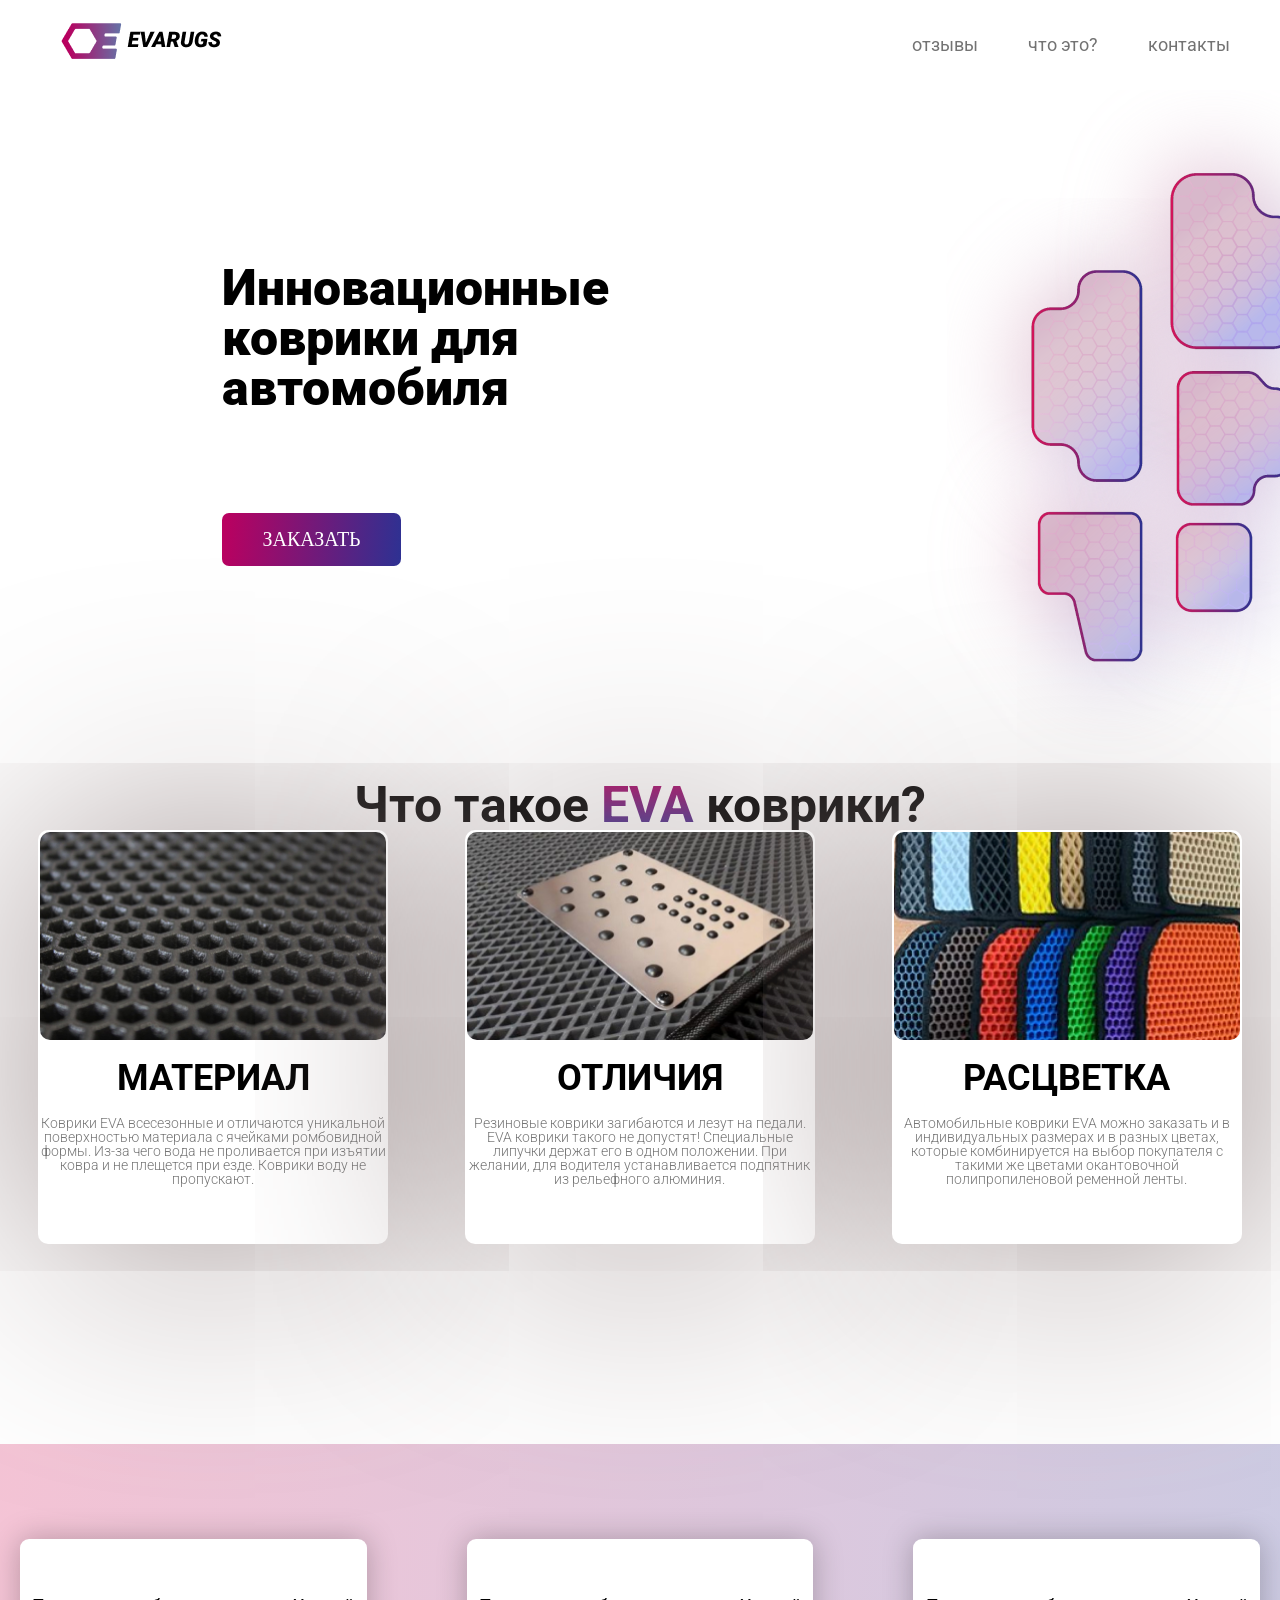
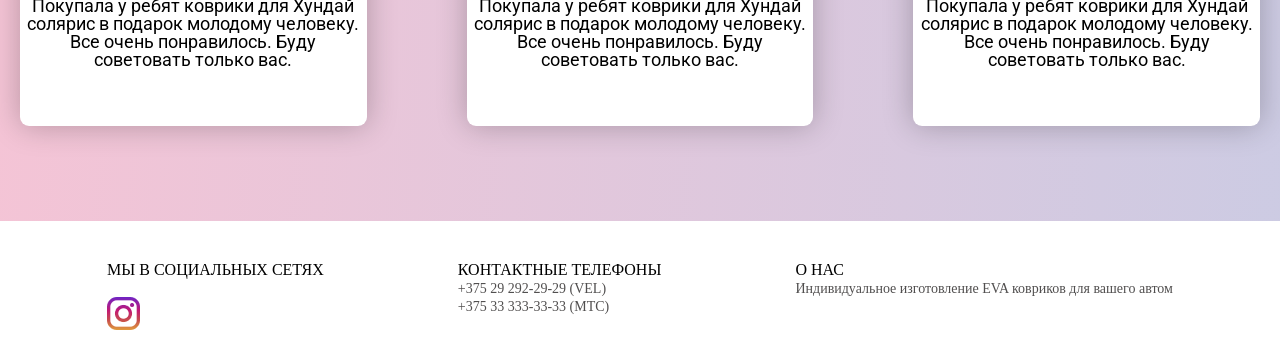
<file: index.html>
<!DOCTYPE html>
<html lang="en">

<head>
    <meta charset="UTF-8">
    <meta name="viewport" content="width=device-width, initial-scale=1.0">
    <title>CSS variables amaliyot</title>
    <link rel="stylesheet" href="./style.css">
    <link rel="preconnect" href="https://fonts.googleapis.com">
    <link rel="preconnect" href="https://fonts.gstatic.com" crossorigin>
    <link href="https://fonts.googleapis.com/css2?family=Roboto:ital,wght@0,100..900;1,100..900&display=swap"
        rel="stylesheet">
</head>

<body>
    <header>
        <div class="div">    
            <div><img src="./images/icon.png" alt=""></div>
        </div>

        <div>
            <nav>
                <ul>
                    <li><a href="index.html">отзывы</a></li>
                    <li><a href="index.html">что это?</a></li>
                    <li><a href="index.html">контакты</a></li>
                </ul>
            </nav>
        </div>

    </header>

    <main>
        <section class="sect1">
            <div class="line">
                <h1 class="title">Инновационные коврики для автомобиля</h1>
                <a class="btn" href="./main.html">ЗАКАЗАТЬ</a>
            </div>
            <div><img class="img" src="images/cover.png" alt=""></div>
        </section>


        <section>
            <h1 class="da">Что такое <span class="spn">EVA </span>коврики?</h1>
            <div class="kaneshna">
                <div class="koneshno">
                    <img class="haha" src="images/dishashiy.jpg" alt="">
                    <h1 class="h1-koneshno">МАТЕРИАЛ</h1>
                    <p class="pia">Коврики EVA всесезонные и отличаются уникальной поверхностью материала с ячейками ромбовидной формы. Из-за чего вода не проливается при изъятии ковра и не плещется при езде. Коврики воду не пропускают.</p>
                </div>
                <div class="koneshno">
                    <img class="haha" src="images/file1.jpg" alt="">
                    <h1 class="h1-koneshno">ОТЛИЧИЯ</h1>
                    <p class="pia">Резиновые коврики загибаются и лезут на педали. EVA коврики такого не допустят! Специальные липучки держат его в одном положении. При желании, для водителя устанавливается подпятник из рельефного алюминия.</p>
                </div>
                <div class="koneshno">
                    <img class="haha" src="images/haha.jpg" alt="">
                    <h1 class="h1-koneshno">РАСЦВЕТКА</h1>
                    <p class="pia">Автомобильные коврики EVA можно заказать и в индивидуальных размерах и в разных цветах, которые комбинируется на выбор покупателя с такими же цветами окантовочной полипропиленовой ременной ленты.</p>
                </div>
            </div>
        </section>

        <section class="sect-2">
            <div class="otani-otasi">
                <div class="ota-p">
                    Покупала у ребят коврики для Хундай солярис в подарок молодому человеку. Все очень понравилось. Буду советовать только вас.
                </div>
                <div class="ota-p">
                    Покупала у ребят коврики для Хундай солярис в подарок молодому человеку. Все очень понравилось. Буду советовать только вас.
                </div>
                <div class="ota-p">
                    Покупала у ребят коврики для Хундай солярис в подарок молодому человеку. Все очень понравилось. Буду советовать только вас.
                </div>
            </div>
        </section>
    </main>

    <footer>
        <div class="footer-div">
            <div>
                <p>МЫ В СОЦИАЛЬНЫХ СЕТЯХ </p> <br> <img src="images/instagram.png" alt="">
            </div>
            <div>
                <p>КОНТАКТНЫЕ ТЕЛЕФОНЫ <br><span>+375 29 292-29-29 (VEL) <br>+375 33 333-33-33 (МТС)</span></p>
            </div>
            <div>
                <p>О НАС <br><span>Индивидуальное изготовление EVA ковриков для вашего автом</span></p>
            </div>
        </div>
    </footer>
</body>

</html>
</file>
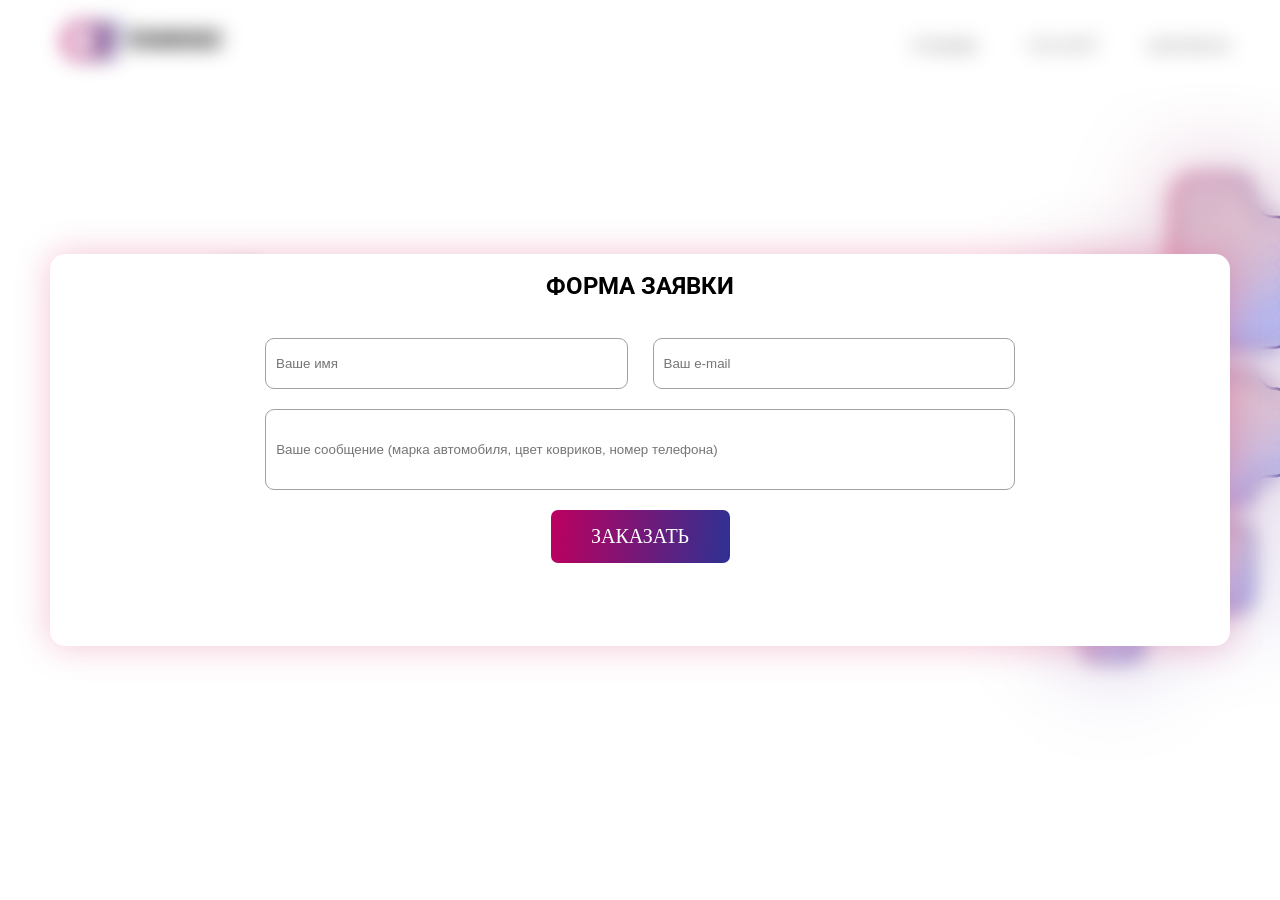
<file: main.html>
<!DOCTYPE html>
<html lang="en">

<head>
    <meta charset="UTF-8">
    <meta name="viewport" content="width=device-width, initial-scale=1.0">
    <title>CSS variables amaliyot</title>
    <link rel="stylesheet" href="./style.css">
    <link rel="preconnect" href="https://fonts.googleapis.com">
    <link rel="preconnect" href="https://fonts.gstatic.com" crossorigin>
    <link href="https://fonts.googleapis.com/css2?family=Roboto:ital,wght@0,100..900;1,100..900&display=swap"
        rel="stylesheet">
</head>

<body>
    <header>
        <div class="div">
            <div><img src="./images/icon.png" alt=""></div>
        </div>

        <div>
            <nav>
                <ul>
                    <li><a href="index.html">отзывы</a></li>
                    <li><a href="index.html">что это?</a></li>
                    <li><a href="index.html">контакты</a></li>
                </ul>
            </nav>
        </div>

    </header>

    <main>
        <section class="sect1">
            <div class="line">
                <h1 class="title">Инновационные коврики для автомобиля</h1>
                <a class="btn" href="./main.html">ЗАКАЗАТЬ</a>
            </div>
            <div><img class="img" src="images/cover.png" alt=""></div>
        </section>
    </main>

    <div class="modal">
        <div class="juda-div">
            <h2 class="h2">ФОРМА ЗАЯВКИ</h2>
            <div class="bum">
                <input class="plchldr" placeholder="Ваше имя" type="text">
                <input class="plchldr" placeholder="Ваш e-mail" type="email">
            </div>
            <div>
                <input class="inpat" placeholder="Ваше сообщение (марка автомобиля, цвет ковриков, номер телефона)" type="text">
            </div>
            <a class="btn" href="./main.html">ЗАКАЗАТЬ</a>
        </div>
    </div>
</body>

</html>
</file>
<file: style.css>
* {
  margin: 0;
  padding: 0;
  box-sizing: border-box;
  text-decoration: none;
  list-style: none;
}

ul li a {
  color: hsla(0, 0%, 45%, 1);
  font-size: 18px;
  line-height: 100%;
  font-family: "Roboto", sans-serif;
}

ul {
  display: flex;
  gap: 50px;
}

header {
  display: flex;
  align-items: center;
  justify-content: space-between;
  padding: 15px 50px 15px 50px;
}

.div {
  display: flex;
}

.title {
  font-family: "roboto", sans-serif;
  color: hsla(0, 0%, 0%, 1);
  font-size: 50px;
  line-height: 100%;
  letter-spacing: 0%;
  font-weight: 900;
}

.btn {
  background: linear-gradient(95.2deg, #b90160 2.23%, #2e3192 99.51%);
  width: 179px;
  height: 53px;
  border-radius: 7px;
  color: hsla(0, 0%, 100%, 1);
  font-size: 20px;
  display: flex;
  justify-content: center;
  align-items: center;
}

.line {
  width: 596px;
  display: flex;
  flex-direction: column;
  gap: 100px;
  padding-top: 173px;
  padding-left: 222px;
}

.sect1 {
  display: flex;
  gap: 300px;
}

.da {
  color: hsla(0, 0%, 0%, 1);
  text-align: center;
  font-family: "roboto", sans-serif;
  line-height: 100%;
  letter-spacing: 0%;
  font-size: 50px;
}

.spn {
  background: linear-gradient(rgba(185, 1, 96, 1), rgba(46, 49, 146, 1));
  -webkit-background-clip: text;
  -webkit-text-fill-color: transparent;
}

.pia {
  font-family: "Roboto", sans-serif;
  font-weight: 300;
  font-size: 14px;
  line-height: 100%;
  letter-spacing: 0%;
  color: rgba(118, 118, 118, 1);
}

.h1-koneshno {
  font-family: "Roboto", sans-serif;
  font-weight: 700px;
  font-size: 36px;
  line-height: 100%;
  letter-spacing: 0%;
}

.koneshno {
  width: 350px;
  text-align: center;
  padding: 2px 2px 2px 2px;
  height: 414px;
  background-color: rgba(255, 255, 255, 1);
  border-radius: 10px;
  display: flex;
  flex-direction: column;
  gap: 20px;
  box-shadow: 5px 5px 1000px 0px rgb(153, 138, 138);
}

.kaneshna{
    display: flex;
    justify-content: space-around;
}

.haha{
    border-radius: 10px;
}

.otani-otasi{
    display: flex;
    justify-content: space-evenly;
    gap: 100px;
}

.sect-2{
    background: linear-gradient(94.31deg, rgba(212, 20, 90, 0.25) 0.96%, rgba(46, 49, 146, 0.25) 104.83%);
    display: flex;
    flex-direction: column;
    margin-top: 200px;
    padding: 95px 20px 95px 20px;
}

.ota-p{
    box-shadow: 0px 0px 30px 0px rgba(0, 0, 0, 0.25);
    background-color: rgba(255, 255, 255, 1);
    width: 436px;
    height: 187px;
    border-radius: 9px;
    display: flex;
    flex-direction: column;
    align-items: center;
    text-align: center;
    justify-content: center;
    font-family: 'Roboto', sans-serif;
    font-size: 18px;
    letter-spacing: 0%;
    line-height: 100%;
    color: rgba(0, 0, 0, 1);
}

.footer-div{
    display: flex;
    margin: 40px 40px 20px 40px;
    justify-content: space-around;
}

footer div div p span{
    color: rgb(81, 79, 79);
    font-size: 14px;
}

.h2{
  color: rgba(0, 0, 0, 1);
  font-family: 'Roboto', sans-serif;
  font-weight: 500px;
  font-size: 24px;
  text-align: center;
  padding: 20px;
  line-height: 100%;
  letter-spacing: 0%;
}

.modal{
  display: flex;
  justify-content: center;
  align-items: center;
  width: 100%;
  height: 100vh;
  background-color: rgba(white, 0.1);
  position: fixed;
  top: 0;
  left: 0;
  backdrop-filter: blur(10px);

}

.bum{
  display: flex;
  gap: 25px;
}

.juda-div{
  width: 1180.265px;
  height: 392.1845px;
  top: 276px;
  display: flex;
  flex-direction: column;
  align-items: center;
  gap: 20px;
  left: 154px;
  background-color: rgba(255, 255, 255, 1);
  border-radius: 15px;
  box-shadow: 0px 0px 35px 0px rgba(212, 20, 90, 0.25);
}

.plchldr{
  width: 362.4923px;
  height: 50.7242px;
  top: 388.58px;
  left: 369.27px;
  border-radius: 9px;
  border: 1px solid rgba(161, 161, 161, 1);
  padding-left: 10px;
}

.inpat{
  width: 749.728px;
  border-radius: 9px;
  border: 1px solid rgba(161, 161, 161, 1);
  height: 81.6535px;
  padding-left: 10px;
}

@media (max-width: 768px) {
  header {
    padding: 15px 20px;
    flex-direction: column;
    gap: 15px;
    text-align: center;
  }

  ul {
    gap: 25px;
  }

  .sect1 {
    flex-direction: column;
    gap: 40px;
    align-items: center;
    text-align: center;
    padding: 0 20px;
  }

  .line {
    width: 100%;
    padding-top: 40px;
    padding-left: 0;
    gap: 40px;
    align-items: center;
  }

  .title {
    font-size: 36px;
  }

  .img {
    max-width: 100%;
    height: auto;
  }

  .da {
    font-size: 36px;
    margin-top: 50px;
    padding: 0 15px;
  }

  .kaneshna {
    flex-direction: column;
    align-items: center;
    gap: 30px;
    padding: 0 20px;
    margin-top: 30px;
  }

  .koneshno {
    width: 100%;
    max-width: 400px;
    height: auto;
    padding-bottom: 20px;
  }
  
  .haha {
    width: 100%;
    height: auto;
  }

  .sect-2 {
    margin-top: 80px;
    padding: 50px 20px;
  }

  .otani-otasi {
    flex-direction: column;
    align-items: center;
    gap: 30px;
  }

  .ota-p {
    width: 100%;
    max-width: 450px;
    height: auto;
    padding: 30px 20px;
  }

  .footer-div {
    flex-direction: column;
    align-items: center;
    text-align: center;
    gap: 35px;
    margin: 40px 20px;
  }

  .juda-div {
    width: 90%;
    height: auto;
    padding: 25px 15px;
    gap: 15px;
  }

  .bum {
    flex-direction: column;
    width: 100%;
    gap: 15px;
  }

  .plchldr, .inpat {
    width: 100%;
  }
  
  .inpat {
    height: 100px;
  }
}

@media (max-width: 480px) {
  ul {
    flex-direction: column;
    gap: 12px;
  }

  .title {
    font-size: 28px;
  }

  .da {
    font-size: 28px;
  }

  .h1-koneshno {
    font-size: 26px;
  }

  .sect-2 {
    padding: 40px 10px;
  }

  .juda-div {
    width: 95%;
    padding: 20px 10px;
  }
}
</file>
